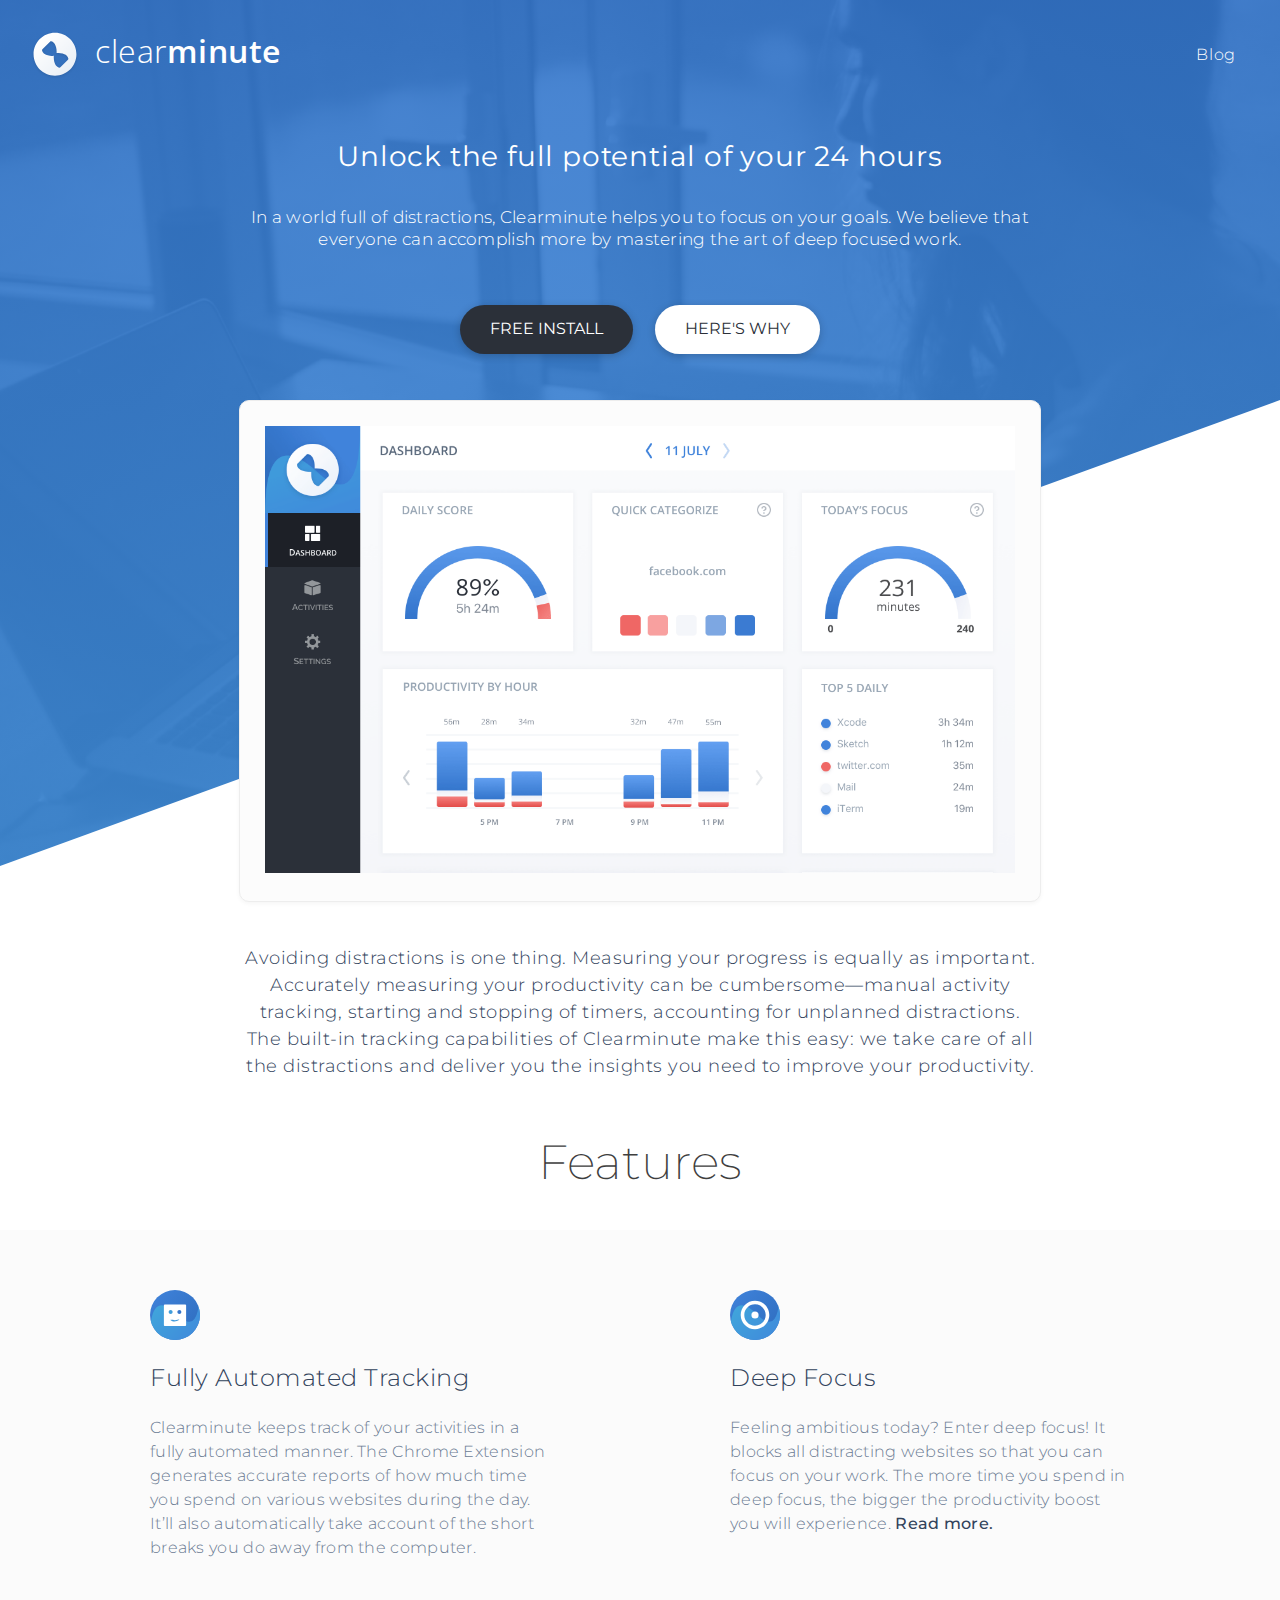
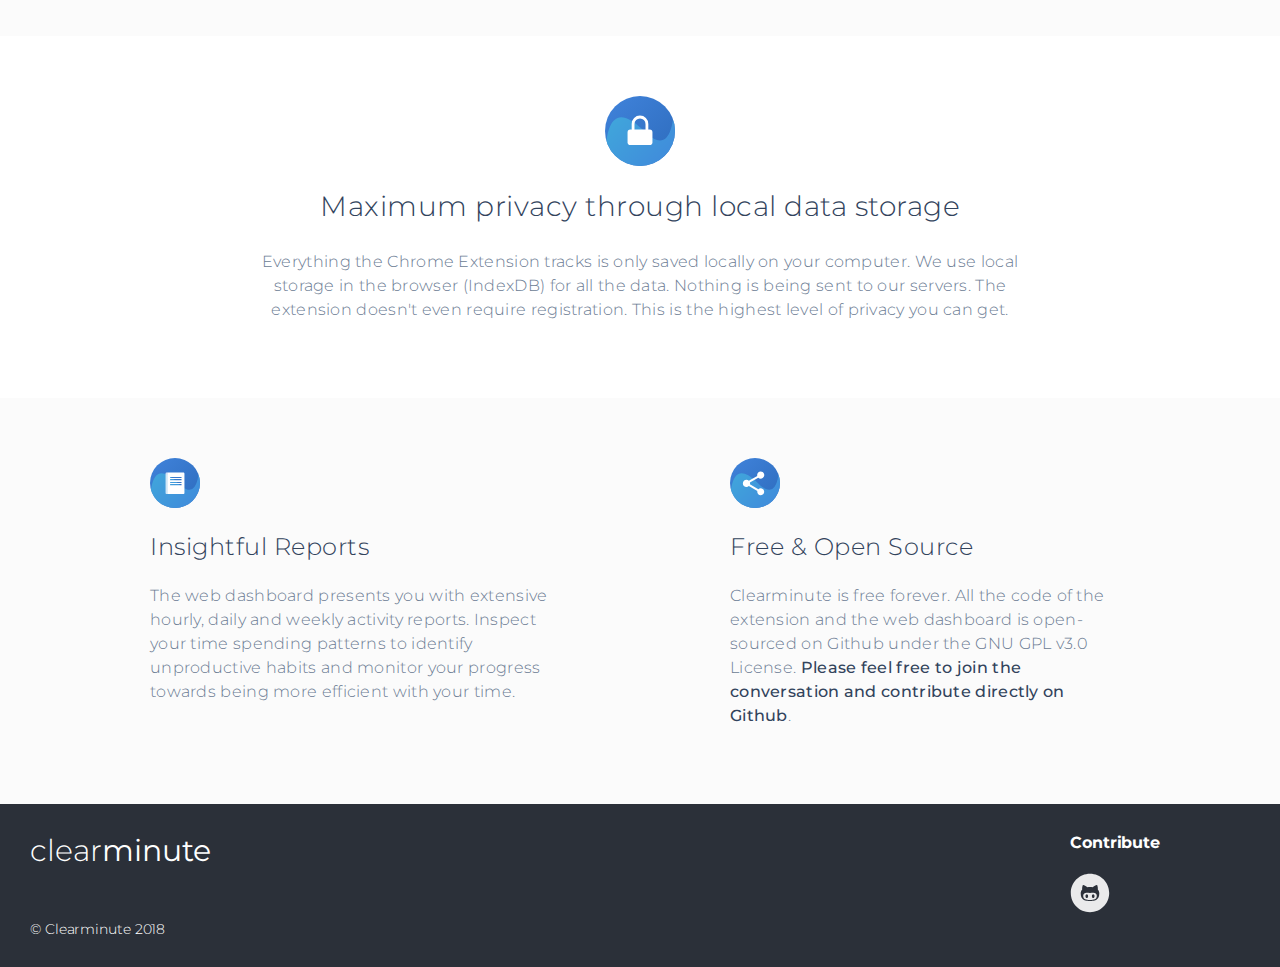
<file: index.html>
<!DOCTYPE html>
<html lang="en">
  <head>
    <meta charset="utf-8" />
    <meta
      name="viewport"
      content="width=device-width,initial-scale=1.0,maximum-scale=1"
    />
    <title>Clearminute: Unlock the full potential of your 24 hours</title>
    <meta
      name="description"
      content="Automated activity time tracking for Chrome. Analyze your time spending habits, eliminate your biggest distractions, and focus on the important."
    />
    <meta
      name="keywords"
      content="automated, activity, time tracking, chrome extension, distractions, procrastination, focus, work, productivity, free time"
    />
    <!-- styles -->
    <link rel="stylesheet" href="styles/normalize.css" />
    <link rel="stylesheet" href="styles/main.css" />
    <!-- fonts -->
    <link
      href="https://fonts.googleapis.com/css?family=Montserrat:200,300,400|Open+Sans:300,600"
      rel="stylesheet"
    />
    <!-- social media -->
    <meta property="og:site_name" content="Clearminute" />
    <meta property="og:type" content="website" />
    <meta
      property="og:image"
      content="https://www.clearminute.com/assets/og-image.jpg"
    />
    <meta
      property="og:title"
      content="Clearminute: Unlock the full potential of your 24 hours"
    />
    <meta
      property="og:description"
      content="Automated activity time tracking for macOS. Analyze your time spending habits, eliminate your biggest distractions, and focus on the important."
    />
    <meta name="twitter:card" content="summary" />
    <meta name="twitter:site" content="@clearminute" />
    <meta
      name="twitter:title"
      content="Clearminute: Unlock the full potential of your 24 hours"
    />
    <meta
      name="twitter:description"
      content="Automated activity time tracking for macOS. Analyze your time spending habits, eliminate your biggest distractions, and focus on the important."
    />
    <meta
      name="twitter:image"
      content="https://www.clearminute.com/assets/og-image.jpg"
    />
    <!-- favicon -->
    <link rel="shortcut icon" href="assets/icon/favicon.png" />
  </head>
  <body>
    <header class="header header--index">
      <div class="header__background-image"></div>
      <div class="header__background-color"></div>
      <nav class="header__nav">
        <div class="header__left">
          <div class="header__logo">
            <img alt="clearminute" src="assets/icon/logo.svg" />
          </div>
          <div class="header__title">
            <a class="link-white" href="https://www.clearminute.com">
              <span class="thin-font">clear</span>minute
            </a>
          </div>
        </div>
        <div class="header__right">
          <div id="menu-items">
            <ul>
              <li><a href="/blog/">Blog</a></li>
            </ul>
          </div>
          <a
            href="javascript:void(0);"
            class="menu-collapse-icon"
            onclick="toggleNav()"
          >
            <img alt="menu" src="assets/icon/menu.svg" />
          </a>
        </div>
      </nav>
      <div class="header__content">
        <h1>Unlock the full potential of your 24 hours</h1>
        <p>
          In a world full of distractions, Clearminute helps you to focus on
          your goals. We believe that everyone can accomplish more by mastering
          the art of deep focused work.
        </p>
      </div>
      <div class="header__buttons">
        <a href="https://chrome.google.com/webstore/detail/clearminute/pcenfiemkfldlchmgcohjkfhppckocne">
          <div class="button button--primary pull-left">
            Free Install
          </div>
        </a>
        <a href="https://www.clearminute.com/blog/posts/uninterrupted-focus">
          <div class="button button--secondary pull-right">
            Here's why
          </div>
        </a>

      </div>
      <div class="header__cutout"></div>
    </header>
    <div class="tablet">
      <div class="tablet__screen"></div>
    </div>
    <div id="highlights" class="short-description">
      Avoiding distractions is one thing. Measuring your progress is equally as
      important. Accurately measuring your productivity can be cumbersome—manual
      activity tracking, starting and stopping of timers, accounting for
      unplanned distractions. The built-in tracking capabilities of Clearminute
      make this easy: we take care of all the distractions and deliver you the
      insights you need to improve your productivity.
    </div>

    <div class="section-title">
      <h2>Features</h2>
    </div>
    <div class="section section--double">
      <div class="section__content">
        <div class="section__content__part pull-left">
          <img alt="automated" src="assets/icon/automated-icon.svg" />
          <h3>Fully Automated Tracking</h3>
          <p>
            Clearminute keeps track of your activities in a fully automated
            manner. The Chrome Extension generates accurate reports of how much time you
            spend on various websites during the day. It’ll also automatically take
            account of the short breaks you do away from the computer.
          </p>
        </div>
        <div class="section__content__part pull-right">
          <img alt="focus" src="assets/icon/focus-icon.svg" />
          <h3>Deep Focus</h3>
          <p>
            Feeling ambitious today? Enter deep focus! It
            blocks all distracting websites so that you can focus on your work. 
            The more time you spend in deep focus, the
            bigger the productivity boost you will experience.
            <a href="https://www.clearminute.com/blog/posts/uninterrupted-focus"
              >Read more.</a
            >
          </p>
        </div>
        <div class="clear"></div>
      </div>
    </div>
    <div class="section">
      <div class="section__content">
        <div class="section__content__single">
          <img alt="privacy" src="assets/icon/privacy-icon.svg" />
          <h3>Maximum privacy through local data storage</h3>
          <p>
            Everything the Chrome Extension tracks is only saved locally on your computer.
            We use local storage in the browser (IndexDB) for all the data.
            Nothing is being sent to our servers. The extension doesn't even require registration.
            This is the highest level of privacy you can get.
          </p>
        </div>
      </div>
    </div>
    <div class="section section--double">
      <div class="section__content">
        <div class="section__content__part pull-left">
          <img alt="reports" src="assets/icon/report-icon.svg" />
          <h3>Insightful Reports</h3>
          <p>
            The web dashboard presents you with extensive hourly, daily and
            weekly activity reports. Inspect your time spending patterns to
            identify unproductive habits and monitor your progress towards being
            more efficient with your time.
          </p>
        </div>
        <div class="section__content__part pull-right">
          <img alt="share" src="assets/icon/share-icon.svg" />
          <h3>Free & Open Source</h3>
          <p>
            Clearminute is free forever. All the code of the extension
            and the web dashboard is open-sourced on Github under
            the GNU GPL v3.0 License. <a href="https://github.com/clearminute" target="_blank">Please feel free to join the conversation
            and contribute directly on Github</a>.
          </p>
        </div>
        <div class="clear"></div>
      </div>
    </div>
    <footer class="footer">
      <div class="footer__content">
        <div class="footer__copyright">
          <div class="footer__copyright__title">
            <a class="link-white" href="https://www.clearminute.com">
              <span class="thin-font">clear</span>minute
            </a>
          </div>
          <div class="footer__copyright__note">
            © Clearminute 2018
          </div>
        </div>
        <div class="footer__social">
          <h3>Contribute</h3>
          <a 
            href="https://github.com/clearminute"
            target="_blank"
            ><img alt="github" src="assets/icon/github.svg" 
          /></a>
        </div>
      </div>
    </footer>
    <!-- navigation -->
    <script>
      function toggleNav() {
        var x = document.getElementById("menu-items");
        if (x.style.display === "block") {
          x.style.display = "none";
        } else {
          x.style.display = "block";
        }
      }
    </script>
  </body>
</html>
</file>
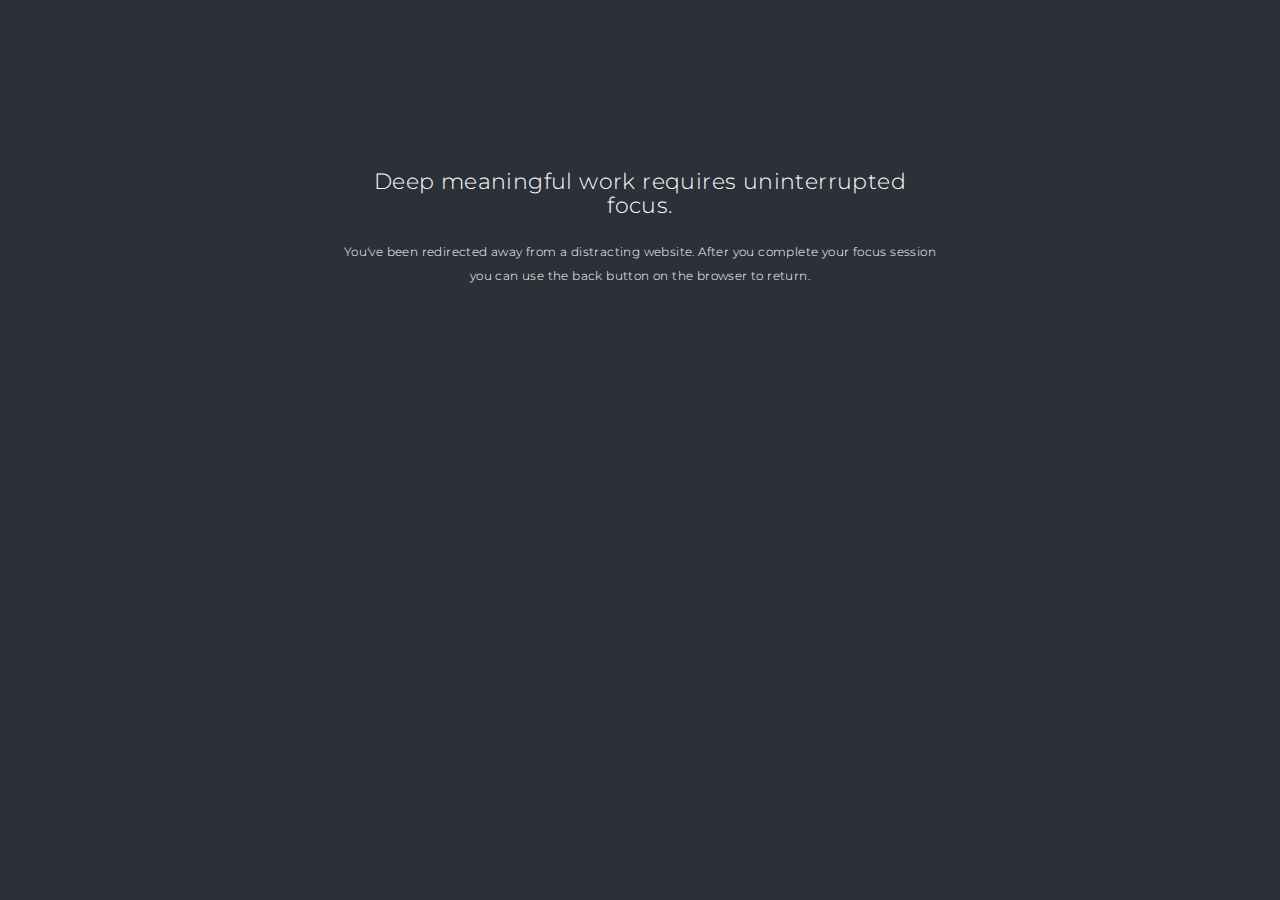
<file: stop.html>
<!DOCTYPE html>
<html lang="en">
  <head>
    <meta charset="utf-8">
    <meta name="viewport" content="width=device-width,initial-scale=1.0,maximum-scale=1" />
    <title>Stop The Distractions | Clearminute</title>
    <meta name="robots" content="noindex">
    <!-- styles -->
    <link rel="stylesheet" href="styles/normalize.css">
    <link rel="stylesheet" href="styles/stop.css">
    <!-- fonts -->
    <link href="https://fonts.googleapis.com/css?family=Montserrat:300,400|Open+Sans:300,600" rel="stylesheet">
    <!-- favicon -->
    <link rel="shortcut icon" href="assets/icon/favicon.png">
  </head>
  <body>
    <div class="container">
        <p style="font-size: 22px;">Deep meaningful work requires uninterrupted focus.</p>
        <p style="font-size: 12px;">You've been redirected away from a distracting website. After you complete your focus session you can use the back button on the browser to return.</p>
    </div>
  </body>
</html>
</file>
<file: styles/main.css>
/* Util classes */

.pull-left {
    float: left;
}

.pull-right {
    float: right;
}

.clear {
    clear: both;
}

.thin-font {
    font-weight: 300;
}

.text-center {
    text-align: center;
}

.alt-font {
    font-family: 'Open Sans', sans-serif;
}

.link-white {
    text-decoration: none;
    color: white;
}

.light-background {
    position: absolute;
    top: 0;
    bottom: 0;
    right: 0;
    left: 0;
    background-color: #f4f4f4;
    z-index: -200;
}

.blue-gradient-background {
    position: absolute;
    top: 0;
    bottom: 0;
    right: 0;
    left: 0;
    background-image: linear-gradient(114deg, #4083db, #2d6bbc);
    z-index: -200;
}

.full-height-body {
    min-height: calc(100% - 320px);
}

/* Global styles */

html {
    height: 100%;
}

body {
    font-family: 'Montserrat', sans-serif;
    text-rendering: optimizeLegibility;
    -webkit-font-smoothing: antialiased;
    -moz-osx-font-smoothing: grayscale;
    color: #3f3f3f;
    height: 100%;
}

.body__content {
    position: relative;
    max-width: 1280px;
    padding: 30px 60px;
    overflow: scroll;
    margin: 0 auto;
}

h3 a {
    text-decoration: none;
    color: #3f3f3f;
}

/* Header */

.header {
    position: relative;
    height: 900px;
    width: 100%;
    padding-top: 30px;
    color: white;
}

.header--small {
    height: 75px;
}

.header__background-image {
    z-index: -102;
    position: absolute;
    top: 0;
    bottom: 0;
    left: 0;
    right: 0;
    background-image: url(../assets/header-background.jpg);
    background-repeat: no-repeat;
    background-size: cover;
    background-position: center top;
    background-attachment: fixed;
}

.header__background-color {
    z-index: -101;
    position: absolute;
    top: 0;
    bottom: 0;
    left: 0;
    right: 0;
    background: linear-gradient(#3476CC, #408EDB);
    opacity: 0.9;
}

.header__cutout {
    z-index: -100;
    position: absolute;
    top: 350px;
    bottom: 0;
    left: 0;
    right: 0;
    transform: skewY(-20deg);
    transform-origin: bottom right;
    background-color: white;
}

.header__nav {
    max-width: 1280px;
    padding: 0 30px;
    margin: 0 auto;
    clear: both;
    min-height: 60px;
}

.header__nav a {
    text-decoration: none;
    color: white;
}

.header__left {
    float: left;
}

.header__right {
    float: right;
    font-weight: 300;
    letter-spacing: 0.7px;
}

.header__right .menu-collapse-icon {
    display: none;
}

.header__right ul {
    list-style-type: none;
    margin: 0;
    padding: 0;
}

.header__right li {
    float: left;
}

.header__right li a {
    display: block;
    padding: 16px 14px;
}

.header__logo {
    width: 50px;
    height: 50px;
    float: left;
}

.header__title {
    font-family: 'Open Sans', sans-serif;
    padding-left: 15px;
    padding-top: 3px;
    float: left;
    font-size: 32px;
    letter-spacing: 0.5px;
    font-weight: 600;
}

.header__content {
    margin-top: 50px;
    text-align: center;
}

.header__content h1 {
    font-size: 28px;
    letter-spacing: 0.8px;
    font-weight: 400;
    padding: 0 15px;
}

.header__content p {
    font-size: 17px;
    font-weight: 300;
	line-height: 1.3;
    letter-spacing: 0.3px;
    max-width: 800px;
    margin: 0 auto;
    padding: 15px;
}

.header__buttons {
    width: 360px;
    margin: 0 auto;
    margin-top: 40px;
}

.button {
    cursor: pointer;
    text-transform: uppercase;
    padding: 15px 30px;
    text-align: center;
    border-radius: 100px;
    box-shadow: 0 2px 9px 0 rgba(0, 0, 0, 0.2);
}

.button:hover {
    transform: translateY(-1px);
    box-shadow: 0 7px 14px rgba(0, 0, 0, .1), 0 3px 6px rgba(0, 0, 0, .08)
}

.button--primary {
    color: white;
    background-color: #2b3039;
}

.button--secondary {
    color: #2b3039;
    background-color: white;
}

.tablet {
    position: absolute;
    top: 400px;
    left: 20px;
    right: 20px;
    margin: 0 auto;
    width: 800px;
    height: 500px;
    border-radius: 10px;
    background-color: #fcfcfc;
    box-shadow: 0 2px 4px 0 rgba(0, 0, 0, 0.04);
    border: solid 1px #ededed;
}

.tablet__screen {
    position: absolute;
    top: 25px;
    bottom: 25px;
    right: 25px;
    left: 25px;
    background-image: url(../assets/dashboard.png);
    background-repeat: no-repeat;
    background-size: 100%;
    background-position: center top;
}

.short-description {
    max-width: 800px;
    margin: 0 auto;
    padding: 15px;
    font-size: 18px;
	font-weight: 300;
    line-height: 1.5;
    text-align: center;
	letter-spacing: 0.5px;
	color: #32435c;
}

.section {
    width: 100%;
    padding: 60px 0;
}

.section-title {
    text-align: center;
}

.section-title h2 {
    font-size: 48px;
    font-weight: 200;
}

.section--double {
    background-color: #fbfbfb;
}

.section--platforms {
    background-color: #2b3039;
    color: white;
}

.section--platforms h3 {
    color: white !important;
}

.section--platforms p {
    color: white !important;   
}

.section--subscribe {
    background-color: #3476cc;
    color: white !important;
    text-align: center;
}

.section--subscribe h3 {
    color: white !important;
    font-size: 30px !important;
    letter-spacing: 0.8px;
    margin: 0;
}

.section--subscribe p {
    color: white !important;   
}

.section--subscribe a {
    color: white !important;   
}

.section__content {
    width: calc(100% - 40px);
    max-width: 980px;
    margin: 0 auto;
    position: relative;
}

.section__content img {
    width: 50px;
    height: 50px;
}

.section__content h3 {
    font-size: 24px;
	font-weight: 300;
	letter-spacing: 0.5px;
    color: #32435c;
    margin-top: 20px;
}

.section__content a {
    color: #32435c;
    text-decoration: none;
    font-weight: 500;
}

.section__content p {
    font-size: 16px;
	font-weight: 300;
	line-height: 1.5;
	letter-spacing: 0.3px;
	color: #6b7c93;
}

.section__content__part {
    width: calc(50% - 50px);
    max-width: 400px;
}

.section__content__single {
    width: 100%;
    max-width: 800px;
    text-align: center;
    margin: 0 auto;
}

.section__content__single img {
    width: 70px;
    height: 70px;
}

.section__content__single h3 {
    font-size: 28px;
}

.input-group {
    max-width: 500px;
    width: calc(100% - 40px);
    margin: 0 auto;
    margin-top: 35px;
}

.input-group__input {
    box-sizing: border-box;
    max-width: 320px;
    border-radius: 4px;
    width: calc(100% - 160px);
    height: 40px;
    border: none;
    font-size: 14px;
    font-weight: 300;
    padding: 20px;
}

.input-group__button__submit {
    height: 40px;
    line-height: 40px;
    border: none;
    text-transform: uppercase;
    color: white;
    font-size: 14px;
    background-color: #2b3039;
    padding: 0 20px 0 20px;
    cursor: pointer;
    border-radius: 4px;
    box-shadow: 0 2px 9px 0 rgba(0, 0, 0, 0.2);
}

.input-group__button__submit:hover {
    transform: translateY(-1px);
    box-shadow: 0 7px 14px rgba(0, 0, 0, .1), 0 3px 6px rgba(0, 0, 0, .08)
}

.input-group__button__loading
button:disabled,
button[disabled] {
    height: 40px;
    width: 160px;
    background-color: transparent;
    border: none;
}

.input-group__button__loading img {
    padding: 3px;
    height: 30px;
    width: 30px;
}

.input-group__input::placeholder {
    color: #5b6a7d;
}

.footer {
    background-color: #2b3039;
    color: white;
}

.footer__content h3 {
    font-size: 16px;
    letter-spacing: -0.1px;
    margin: 0;
    padding: 0;
}

.footer__content ul {
    list-style-type: none;
    margin: 0;
    padding: 0;
    margin-top: 20px;
}

.footer__content li {
    margin-top: 7px;
}

.footer__content li a {
    text-decoration: none;
    color: white;
    font-weight: 300;
	letter-spacing: -0.1px;
}

.footer__content li a:hover {
    color: rgba(255, 255, 255, .9);
}

.footer__content {
    width: calc(100% - 60px);
    max-width: 1280px;
    padding: 30px 0;
    margin: 0 auto;
    display: flex;
    flex-wrap: wrap-reverse;
}

.footer__copyright {
    flex-grow: 1;
    display: flex;
    flex-direction: column;
    justify-content: space-between;
}

.footer__copyright__title {
    font-size: 30px;
}

.footer__copyright__note {
    font-size: 14px;
    font-weight: 300;
    letter-spacing: -0.1px;
}

.footer__resources {
    width: 180px;
    margin-left: 20px;
    margin-bottom: 20px;
}

.footer__company {
    width: 180px;
    margin-left: 20px;
    margin-bottom: 20px;
}

.footer__social {
    width: 180px;
    margin-left: 20px;
    margin-bottom: 20px;
}

.footer__social img {
    margin-top: 20px;
    margin-right: 5px;
    width: 40px;
}

/* Features */

.features-box {
    background-color: white;
    position: relative;
    height: auto;
}

.features-box__content {
  width: 100%;
  display: flex;
}

.features-box a {
    text-decoration: none;
}

.features-box__body .button {
    font-size: 15px;
    padding: 5px 0px;
}

.features-box__feature {
    margin-left: 25px;
}

.features-box__full {
    flex: 1 0 auto;
    display: flex;
    justify-content: center;
}

.features-box__light {
    right: 200px;
    position: absolute;
    height: 100%;
    width: 200px;
    background-color: #F9F9F9;
}

.features-box__header {
    padding-top: 25px;
    background-color: white;
    text-align: center;
    font-size: 22px;
}

.features-box__body {
    padding: 25px;
    line-height: 30px;
    font-size: 18px;
}

.features-box__body__element {
    margin-bottom: 15px;
}

.features-box__body__element__sub {
    font-weight: 300;
    margin-left: 25px;
}

.features-box__body__checkmark {
    width: 24px;
    height: 30px;
    margin: 0 auto;
    color: #3c7ad3;
}

.features-box__body__crosskmark {
    width: 24px;
    height: 30px;
    margin: 0 auto;
    color: #E6E6E6;
}

.features__signup {
    display: flex;
    align-items: center;
    justify-content: center;
    padding-bottom: 30px;
}

/* Pricing */

body.pricing {
    background-image: linear-gradient(119deg, #4083db, #2d6bbc);
}

.button--pricing-box {
    width: 200px;
    margin: 40px auto;
}

.button--pricing-box--premium {
    color: white;
    width: 200px;
    background-color: #3c7ad3;
}

.button--pricing-box--free {
    color: white;
    background-color: #2b3039;
}

.pricing-body {
    position: relative;
    width: calc(100% - 40px);
    padding: 60px 20px;
    max-width: 860px;
    margin: 0 auto;
}

.pricing-box {
    width: 400px;
    box-shadow: 0 2px 10px 0 rgba(0, 0, 0, 0.06);
    border: solid 1px #ededed;
    color: #2b3039;
    background-color: white;
}

.pricing-box h2 {
    text-align: center;
    margin: 30px auto;
    font-size: 24px;
	letter-spacing: 0.6px;
}

.pricing-box a {
    text-decoration: none;
}

.pricing-box__header {
    position: relative;
    width: 100%;
	height: 20px;
	background-color: #2B3039;
}

.pricing-box__header--blue {
    background-color: #3c7ad3;
}

.pricing-box__header__circle {
    position: absolute;
    left: 0;
    right: 0;
    width: 60px;
    height: 60px;
    background-color: #3c7ad3;
    margin: 0 auto;
    margin-top: -20px;
    border-radius: 100%;
    display: flex;
    align-items: center;
    justify-content: center;
}

.pricing-box__header__circle img {
    height: 35px;
}

.pricing-box__element {
    height: 24px;
    line-height: 24px;
    font-size: 18px;
    letter-spacing: 0.4px;
    margin-bottom: 15px;
}

.pricing-box__element--inactive {
    color: #95a4b3;
}

.pricing-box__element__checkmark {
    margin: 0 20px 0 65px;
    width: 24px;
    height: 24px;
    color: #3c7ad3;
}

.pricing-box__prices {
    margin-top: 30px;
    background-color: #F7F7F7;
    font-size: 16px;
    padding-bottom: 15px;
    padding-top: 15px;
}

.pricing-box__prices__element {
    max-width: 320px;
    clear: both;
    margin: 0 auto;
    padding-bottom: -5px;
}

.pricing-box__prices__element__label {
    float: left;
}

.pricing-box__prices__element__price {
    text-align: center;
}

/* Error page */
.error-page {
    text-align: center;
    color: white;
}

.error-page h2 {
    font-size: 34px;
    font-weight: 300;
    line-height: 45px;
    letter-spacing: 0.9px;
}

.error-page p {
	font-size: 18px;
	font-weight: 300;
	line-height: 1.4;
	letter-spacing: 0.4px;
}

.error-page a {
    text-decoration: none;
    color: white;
    font-weight: 500;
}

/* Confirmed */
.confirmed {
    text-align: center;
    color: white;
    margin-top: 50px;
}

.confirmed h2 {
    font-size: 24px;
    font-weight: 300;
    line-height: 45px;
    letter-spacing: 0.9px;
    display: inline;
}

.confirmed p {
	font-size: 16px;
	font-weight: 300;
	line-height: 1.4;
	letter-spacing: 0.4px;
}

.confirmed a {
    text-decoration: none;
    color: white;
    font-weight: 500;
}

.confirmed__emoji {
    padding: 20px;
    font-size: 36px;
    line-height: 45px;
    display: inline;
}

@media only screen and (min-width:1440px){
    .header__cutout {
        transform: skewY(-16deg);
    }
}

@media only screen and (min-width:1900px){
    .header__cutout {
        transform: skewY(-13deg);
    }
}

@media only screen and (min-width:2350px){
    .header__cutout {
        transform: skewY(-11deg);
    }
}

@media only screen and (min-width:2800px){
    .header__cutout {
        transform: skewY(-9deg);
    }
}

@media only screen and (max-width:1280px){
    .header__cutout {
        top: 400px;
    }
}

@media only screen and (max-width:850px) {
    .tablet {
        width: calc(100% - 40px) !important;
        height: 0;
        padding-top: calc(62.5% - 20px);
    }

    .tablet__screen {
        top: 15px;
        bottom: 15px;
        right: 15px;
        left: 15px;
    }

    .header__content {
        margin-top: 0;
    }

    .pricing-box {
        float: none !important;
        margin: 0 auto;
        margin-bottom: 60px;
    }

    .confirmed h2 {
        margin-left: 0;
    }
}

@media only screen and (max-width:750px) {
    .header--index {
        height: 830px;
    }
}

@media only screen and (max-width: 600px) {
    .header--index {
        height: 730px;
    }

    .section__content__part {
        float: none !important;
        width: 100%;
        max-width: none;
        text-align: center;
    }

    .header--small {
        min-height: 48px;
        height: auto;
    }

    .header__right {
        float: none;
    }

    .header__right li {
        float: none;
        position: relative;
    }

    .header__right #menu-items {
        padding-top: 15px;
        text-align: center;
        display: none;
        clear: both;
    }

    .header__right ul {
        padding: 10px;
        background-color:rgba(0, 0, 0, 0.3);
    }
    
    .header__right .menu-collapse-icon {
        display: block;
        position: absolute;
        top: 40px;
        right: 30px;
    }

    .pricing-body {
        padding: 15px 10px;
    }

    .features-box__header {
        font-size: 14px;
    }

    .features-box__body {
        font-size: 12px;
        padding: 10px;
    }

    .features-box__feature {
        margin: 0;
    }

    .features-box__light {
        width: 75px;
        right: 75px;
    }
 
    .features-box__body__element__sub {
        margin-left: 10px;
    }
    .features-box__body .button {
        display: none;
    }

    .section--platforms .section__content__part:nth-child(1) {
        margin-bottom: 120px;
    }
}

@media only screen and (max-width:480px){
    .header--index {
        height: 660px;
    }

    .body__content {
        padding: 30px 30px;
    }

    .header {
        padding-top: 15px;
    }

    .header__nav {
        padding: 0 20px;
    }

    .header__cutout {
        top: 430px;
    }

    .header__logo {
        width: 38px;
        height: 38px;
    }

    .header__title {
        font-size: 28px;
        padding-top: 0;
        padding-left: 10px;
    }

    .header__right li a {
        padding: 8px 7px;
    }
    
    .header__content h1 {
        font-size: 22px;
        letter-spacing: 0.6px;
    }
    
    .header__content p {
        font-size: 16px;
    }
    
    .header__buttons {
        width: 310px;
        margin-top: 30px;
    }
    
    .button {
        font-size: 14px;
        padding: 15px 25px;
    }

    .input-group__input {
        float: none !important;
        max-width: none;
        width: 100%;
    }

    .input-group__button {
        float: none !important;
        margin-top: 10px;
        width: 100%;
    }

    .input-group__button__submit {
        width: 100%;
    }

    .footer__copyright {
        padding-left: 20px;
    }

    .pricing-box {
        width: 100%;
    }

    .pricing-box__element__checkmark {
        margin: 0 20px 0 30px;
    }

    .header__right .menu-collapse-icon {
        top: 18px;
        right: 20px;
    }
}
</file>
<file: styles/stop.css>
body {
    background-color: #2B3039;
    font-family: 'Montserrat', sans-serif;
    text-rendering: optimizeLegibility;
    -webkit-font-smoothing: antialiased;
    -moz-osx-font-smoothing: grayscale;
}

.container {
    width: calc(100% - 80px);
    max-width: 600px;
    margin: 0 auto;
    margin-top: 10%;
    border-radius: 5px;
    padding: 20px;
    text-align: center;
    color: white;
    font-weight: 300;
    line-height: 24px;
    letter-spacing: 0.4px;
}

.options {
    font-weight: 400;
}

.choose {
    font-size: 18px;
    margin-top: 40px;
}
</file>
